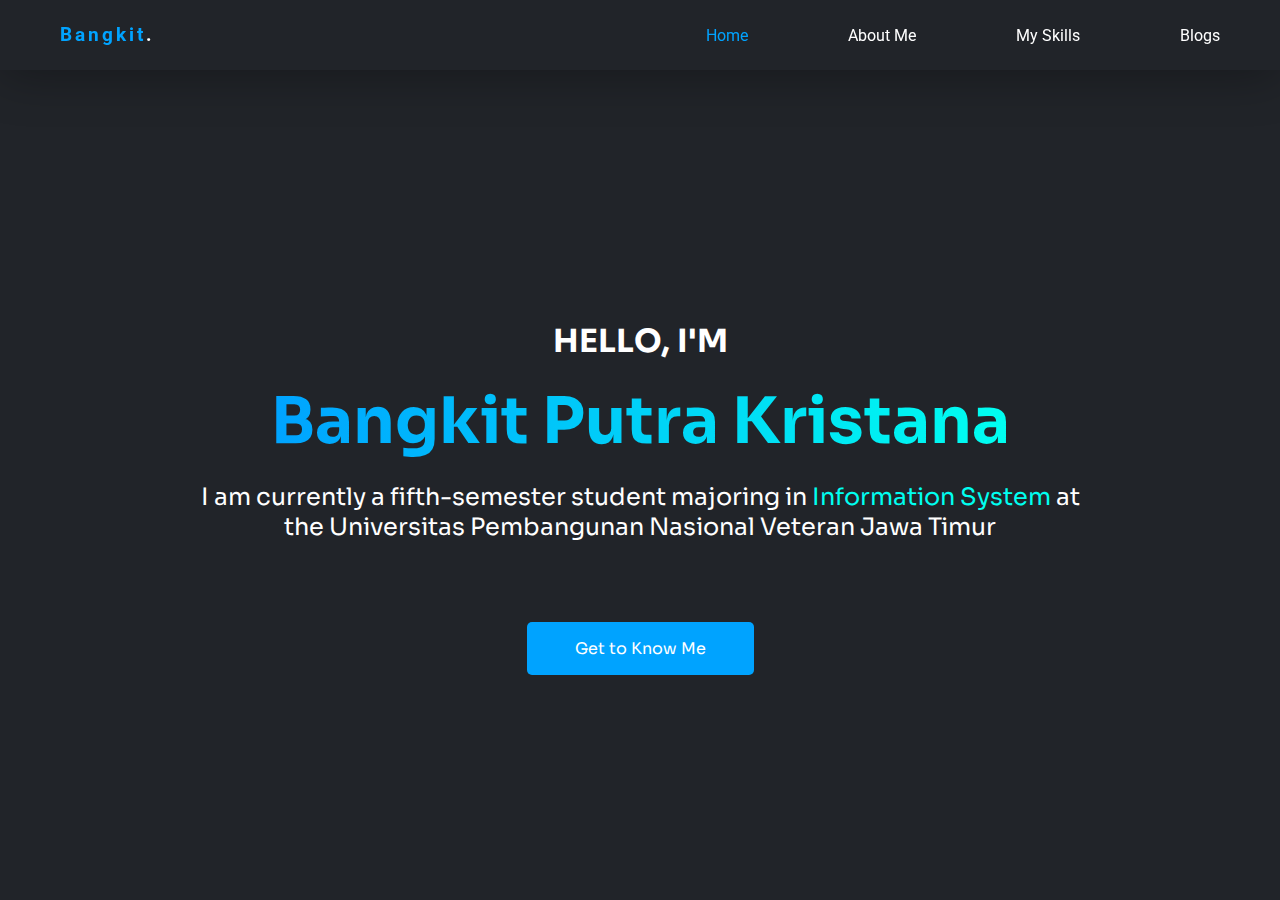
<file: index.html>
<!DOCTYPE html>
<html lang="en">
<head>
    <meta charset="UTF-8">
    <meta name="viewport" content="width=device-width, initial-scale=1.0">
    <link rel="stylesheet" href="style.css">
    <title>Bangkit's Personal Website</title>
</head>
<body>
    <!-- ============ Navbar ============ -->
    <header id="navbar">
        <h3><span>Bangkit</span>.</h3>
        <nav>
            <ul>
                <li><a href="index.html">Home</a></li>
                <li><a href="about.html">About Me</a></li>
                <li><a href="skills.html">My Skills</a></li>
                <li><a href="#">Blogs</a></li>
            </ul>
        </nav>
    </header>

    <!-- ============ INTRODUCTION ============ -->
    <div id="intro">
        <h3>HELLO, I'M</h3>
        <h1 class="gradient-text">Bangkit Putra Kristana</h1>
        <p>I am currently a fifth-semester student majoring in <span>Information System</span> at the Universitas Pembangunan Nasional Veteran Jawa Timur</p>
        <a href="about.html">Get to Know Me</a>
    </div>
    <script src="script.js"></script>
</body>
</html>
</file>
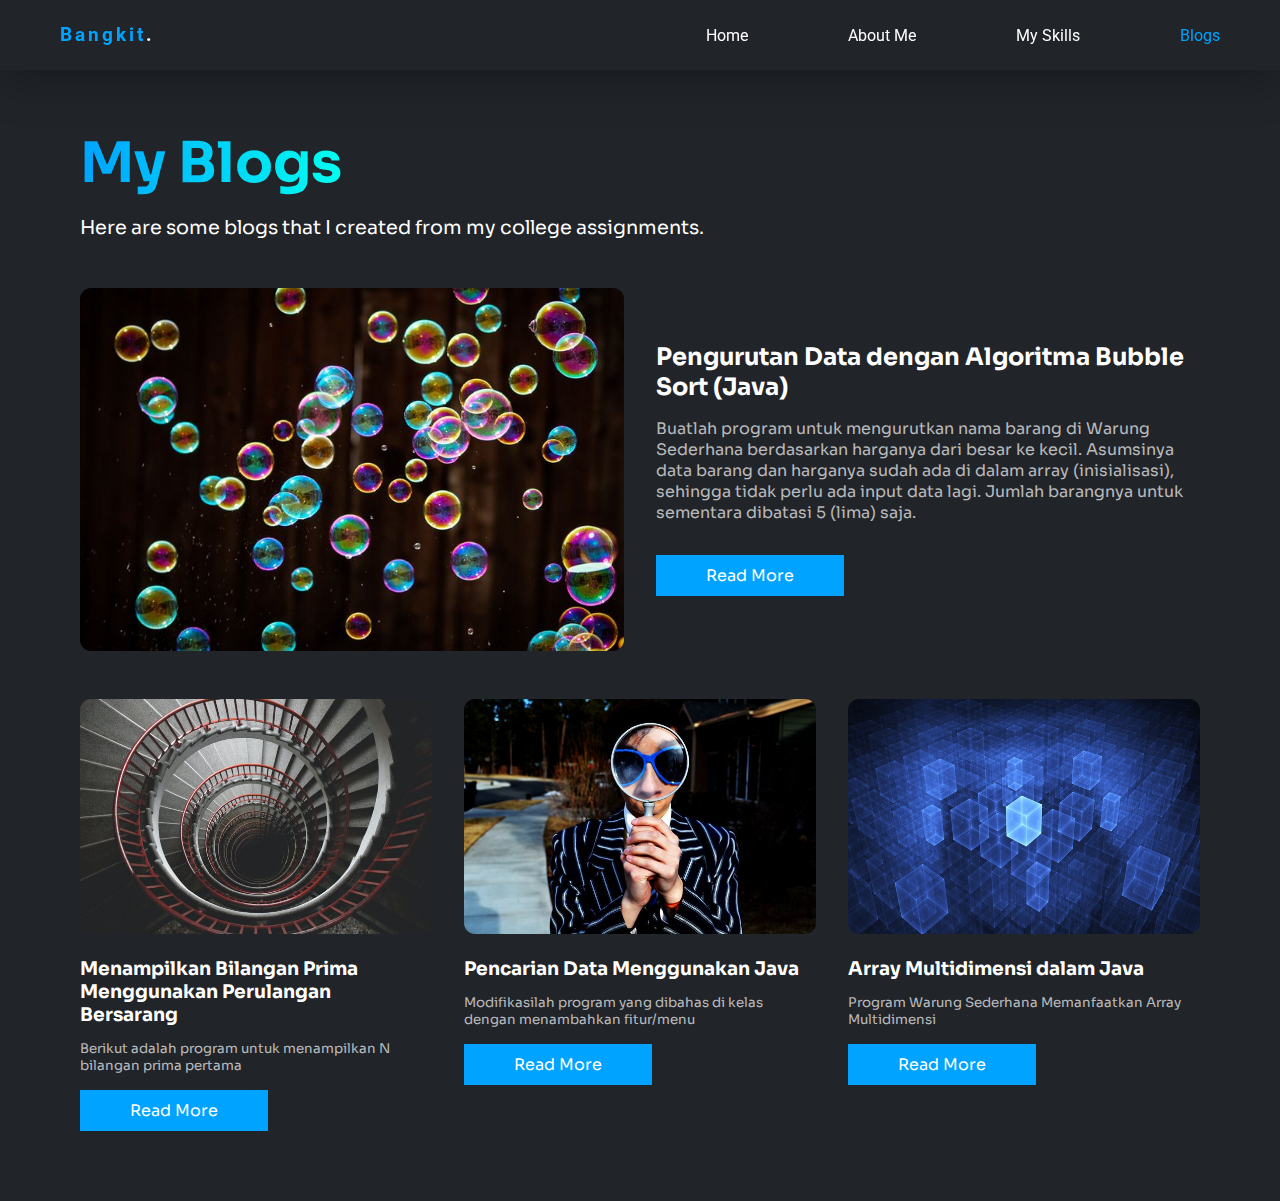
<file: blog.html>
<!DOCTYPE html>
<html lang="en">
<head>
    <meta charset="UTF-8">
    <meta name="viewport" content="width=device-width, initial-scale=1.0">
    <link rel="stylesheet" href="style.css">
    <title>Bangkit's Personal Website</title>
</head>
<body>
    <!-- ============ Navbar ============ -->
    <header id="navbar">
        <h3><span>Bangkit</span>.</h3>
        <nav>
            <ul>
                <li><a href="index.html">Home</a></li>
                <li><a href="about.html">About Me</a></li>
                <li><a href="skills.html">My Skills</a></li>
                <li><a href="blog.html">Blogs</a></li>
            </ul>
        </nav>
    </header>

    <!-- ============ BLOG SECTION ============ -->
    <section id="my-blogs">
        <h1 class="gradient-text">My Blogs</h1>
        <p>Here are some blogs that I created from my college assignments.</p>
        <div class="blogs-container">
            <img src="assets/images/bubble.jpg" alt="Bubble Illustration" class="header-blog-img">
            <div class="header-blog-content">
                <h2>Pengurutan Data dengan Algoritma Bubble Sort (Java)</h2>
                <p>Buatlah program untuk mengurutkan nama barang di Warung Sederhana berdasarkan harganya dari besar ke kecil. Asumsinya data barang dan harganya sudah ada di dalam array (inisialisasi), sehingga tidak perlu ada input data lagi. Jumlah barangnya untuk sementara dibatasi 5 (lima) saja.</p>
                <a href="https://bangkitpkr.blogspot.com/2021/11/latihan-pengurutan-data-bubble-sort.html" target="_blank">Read More</a>
            </div>
                <div class="blog blog-1">
                    <img src="assets/images/looping.jpg" alt="Looping Illustration">
                    <h3>Menampilkan Bilangan Prima Menggunakan Perulangan Bersarang</h3>
                    <p>Berikut adalah program untuk menampilkan N bilangan prima pertama</p>
                    <a href="https://bangkitpkr.blogspot.com/2021/10/latihan-perulangan-bersarang.html" target="_blank">Read More</a>
                </div>
                <div class="blog blog-2">
                    <img src="assets/images/searching.jpg" alt="Searching Illustration">
                    <h3>Pencarian Data Menggunakan Java</h3>
                    <p>Modifikasilah program yang dibahas di kelas dengan menambahkan fitur/menu</p>
                    <a href="https://bangkitpkr.blogspot.com/2021/12/latihan-pencarian-data.html" target="_blank">Read More</a>
                </div>
                <div class="blog blog-3">
                    <img src="assets/images/dimension.jpg" alt="Two Dimension Illustration">
                    <h3>Array Multidimensi dalam Java</h3>
                    <p>Program Warung Sederhana Memanfaatkan Array Multidimensi</p>
                    <a href="https://bangkitpkr.blogspot.com/2021/11/latihan-array-multidimensi.html" target="_blank">Read More</a>
                </div>
        </div>
    </section>

    <script src="script.js"></script>
</body>
</html>
</file>
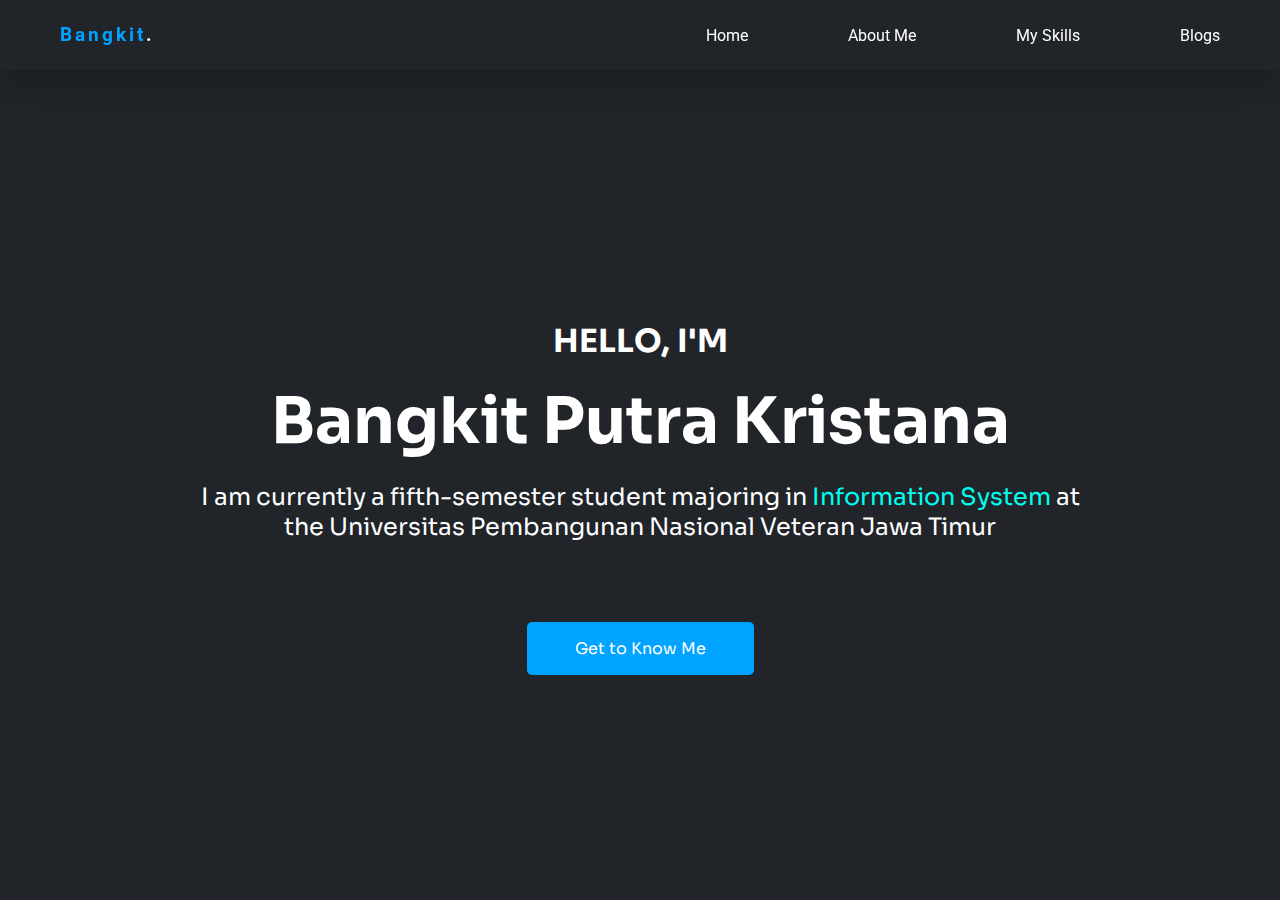
<file: home.html>
<!DOCTYPE html>
<html lang="en">
<head>
    <meta charset="UTF-8">
    <meta name="viewport" content="width=device-width, initial-scale=1.0">
    <link rel="stylesheet" href="style.css">
    <title>Bangkit's Personal Website</title>
</head>
<body>
    <!-- ============ Navbar ============ -->
    <header id="navbar">
        <h3><span>Bangkit</span>.</h3>
        <nav>
            <ul>
                <li><a href="#">Home</a></li>
                <li><a href="#">About Me</a></li>
                <li><a href="#">My Skills</a></li>
                <li><a href="#">Blogs</a></li>
            </ul>
        </nav>
    </header>

    <div id="intro">
        <h3>HELLO, I'M</h3>
        <h1>Bangkit Putra Kristana</h1>
        <p>I am currently a fifth-semester student majoring in <span>Information System</span> at the Universitas Pembangunan Nasional Veteran Jawa Timur</p>
        <a href="#">Get to Know Me</a>
    </div>
    <script src="script.js"></script>
</body>
</html>
</file>
<file: style.css>
@import url('https://fonts.googleapis.com/css2?family=Roboto:wght@400;500;700&family=Sora:wght@400;500;600;700&display=swap');

:root {
    --body-bg-color: #212429;
    --primary-blue: #00A3FF;
    --gray-color: rgba(255, 255, 255, .7);
    --turquoise-cyan: #00FFF0;
    --big-font-size: 3.5rem;
}

* {
    margin: 0;
    padding: 0;
    box-sizing: border-box;
}

body {
    background-color: var(--body-bg-color);
    font-family: 'Sora', sans-serif;
    color: #fff;
    padding: 8rem 5rem 0 5rem;
}

.gradient-text {
    background: linear-gradient(90deg, var(--primary-blue), var(--turquoise-cyan));
    -webkit-background-clip: text;
    -moz-background-clip: text;
    background-clip: text;
    color: transparent;
}

/* ================================== HOMEPAGE ========================== */
/* =================== NAVBAR =================== */
#navbar {
    width: 100vw;
    color: #fff;
    background-color: var(--body-bg-color);
    padding: 1.5rem 3.75rem;
    position: fixed;
    z-index: 1;
    top: 0;
    left: 0;
    display: flex;
    align-items: center;
    justify-content: space-between;
    font-family: 'Roboto', sans-serif;
    box-shadow: 0 5.33px 50px rgba(0, 0, 0, .3);
}

#navbar nav ul{
    display: flex;
    gap: 6.25rem;
    list-style: none;
}

#navbar nav a {
    text-decoration: none;
    color: #fff;
    transition: .3s ease-in-out;
}

#navbar nav a:hover {
    color: var(--primary-blue);
    text-shadow: 0 0 3px var(--primary-blue);
}

#navbar h3 {
    letter-spacing: 3px;
}

#navbar h3 span{
    color: var(--primary-blue);
}

/* =================== INTRO SECTION =================== */
#intro {
    width: 920px;
    height: calc(100vh - 10rem);
    margin: auto;
    display: flex;
    flex-direction: column;
    align-items: center;
    justify-content: center;
    text-align: center;
}

#intro h3 {
    font-size: 2rem;
}
#intro h1 {
    font-size: 4rem;
    margin: 20px 0;
}

#intro p {
    font-size: 1.5rem;
}
#intro span {
    color: var(--turquoise-cyan);
}

#intro a {
    margin-top: 5em;
    text-decoration: none;
    color: #fff;
    background-color: var(--primary-blue);
    padding: 1rem 3rem;
    border-radius: 5px;
    transition: .5s;
}

#intro a:hover {
    background-color: transparent;
    color: var(--primary-blue);
    outline: 2px solid var(--primary-blue);
    box-shadow: 0 0 35px var(--primary-blue);
}

/* =============================== ABOUT PAGE =============================== */
/* =================== ABOUT ME =================== */
section#about-me {
    /* margin-top: 7rem; */
    display: flex;
    justify-content: space-between;
    align-items: center;
    gap: 10%;
}

section#about-me img {
    width: 35%;
    height: auto;
    border-radius: 25px;
}

section#about-me h1 {
    width: fit-content;
    font-size: var(--big-font-size);
    margin-bottom: .3em;
}
.line {
    width: 30%;
    height: 3px;
    background-color: var(--primary-blue);
}

section#about-me p {
    font-size: 1.3rem;
    margin: 2em 0;
}

section#about-me a {
    color: var(--primary-blue);
    margin-right: 1em;
    font-size: 1.5rem;
}

section#about-me a:hover i {
    text-shadow: 0 0 3px var(--primary-blue);
}

/* ============== EDUCATION + HOBBIES SECTION ============== */
section#education, section#hobbies {
    margin-top: 8em;
}

section#education h2, section#hobbies h2 {
    width: fit-content;
    margin-bottom: 1.5em;
    padding-bottom: .5em;
    font-size: 3rem;
    position: relative;
}

section#education h2::after, section#hobbies h2::after {
    content: "";
    width: calc(100vw - 10rem);
    height: 2px;
    position: absolute;
    bottom: 0;
    left: 0;
    background: linear-gradient(90deg, var(--primary-blue), var(--turquoise-cyan));
}

section#education .school, section#hobbies .hoby {
    padding-left: 1em;
    display: flex;
    align-items: center;
    gap: 2em;
    margin-bottom: 2em;
    font-size: 1.5rem;
}

section#education .school h3 {
    margin-bottom: .5em;
}

section#education .school p {
    color: var(--gray-color);
}
section#education img {
    width: 5rem;
    height: auto;
}

section#hobbies > p {
    font-size: 1.5rem;
    margin-bottom: 1.5em;
}

section#hobbies i {
    width: 3rem;
}

/* =============================== MY SKILLS PAGE =============================== */
section#my-skills {
    display: flex;
    flex-direction: column;
    align-items: center;
    margin-bottom: 3em;
}

section#my-skills h1 {
    width: fit-content;
    padding-bottom: .1em;
    font-size: var(--big-font-size);
    position: relative;
}

section#my-skills h1::after {
    content: "";
    width: 75%;
    height: 3px;
    background: linear-gradient(90deg, var(--primary-blue), var(--turquoise-cyan));
    position: absolute;
    bottom: 0;
    left: 50%;
    transform: translateX(-50%);
}

section#my-skills .skills {
    margin-top: 3em;
    display: grid;
    grid-template-columns: repeat(3, 1fr);
    gap: 5em;
}

section#my-skills .skill {
    background-color: #191919;
    padding: 2em;
    display: flex;
    flex-direction: column;
    transition: transform .3s, box-shadow .3s;
}

section#my-skills .skill:hover {
    box-shadow: -5px 5px var(--turquoise-cyan);
    transform: translate(5px, -5px);
    cursor: pointer;
}

section#my-skills .skill i {
    transition: color .3s;
    margin-bottom: .5em;
}

section#my-skills .skill:hover i {
    color: var(--turquoise-cyan);
}

section#my-skills .skill h2 {
    margin: .5em 0;
}

section#my-skills .skill p {
    color: var(--gray-color);
}


/* =============================== BLOGS PAGE =============================== */
section#my-blogs {
    margin-bottom: 5em;
    outline: none;
}
section#my-blogs h1 {
    font-size: var(--big-font-size);
    width: fit-content;
    margin-bottom: .3em;
}

section#my-blogs > p {
    font-size: larger;
}

section#my-blogs .blogs-container {
    margin-top: 3em;
    display: grid;
    grid-template-columns: repeat(6, 1fr);
    grid-template-rows: auto auto;
    column-gap: 2em;
    row-gap: 3em;
}

section#my-blogs .blogs-container p {
    color: var(--gray-color);
    margin: 1em 0 2em 0;
}

section#my-blogs .blogs-container a {
    font-family: 'Sora', sans-serif;
    padding: .5em 3em;
    color: #fff;
    background-color: var(--primary-blue);
    text-decoration: none;
    border: 2px solid var(--primary-blue);
    transition: .3s;
}

section#my-blogs .blogs-container a:hover {
    background-color: var(--body-bg-color);
    color: var(--primary-blue);
}

section#my-blogs img {
    width: 100%;
    height: auto;
    border-radius: .7em;
}

section#my-blogs .header-blog-img {
    grid-column: 1 / span 3;
    grid-row: 1;
}

section#my-blogs .header-blog-content {
    grid-column: 4 / span 3;
    grid-row: 1;
    display: flex;
    flex-direction: column;
    justify-content: center;
    align-items: start;
}

section#my-blogs .blog h3 {
    margin-top: 1em;
}

section#my-blogs .blog p {
    font-size: smaller;
}

section#my-blogs .blog-1 {
    grid-column: 1 / span 2;
    grid-row: 2;
}

section#my-blogs .blog-2 {
    grid-column: 3 / span 2;
    grid-row: 2;
}

section#my-blogs .blog-3 {
    grid-column: 5 / span 2;
    grid-row: 2;
}
</file>
